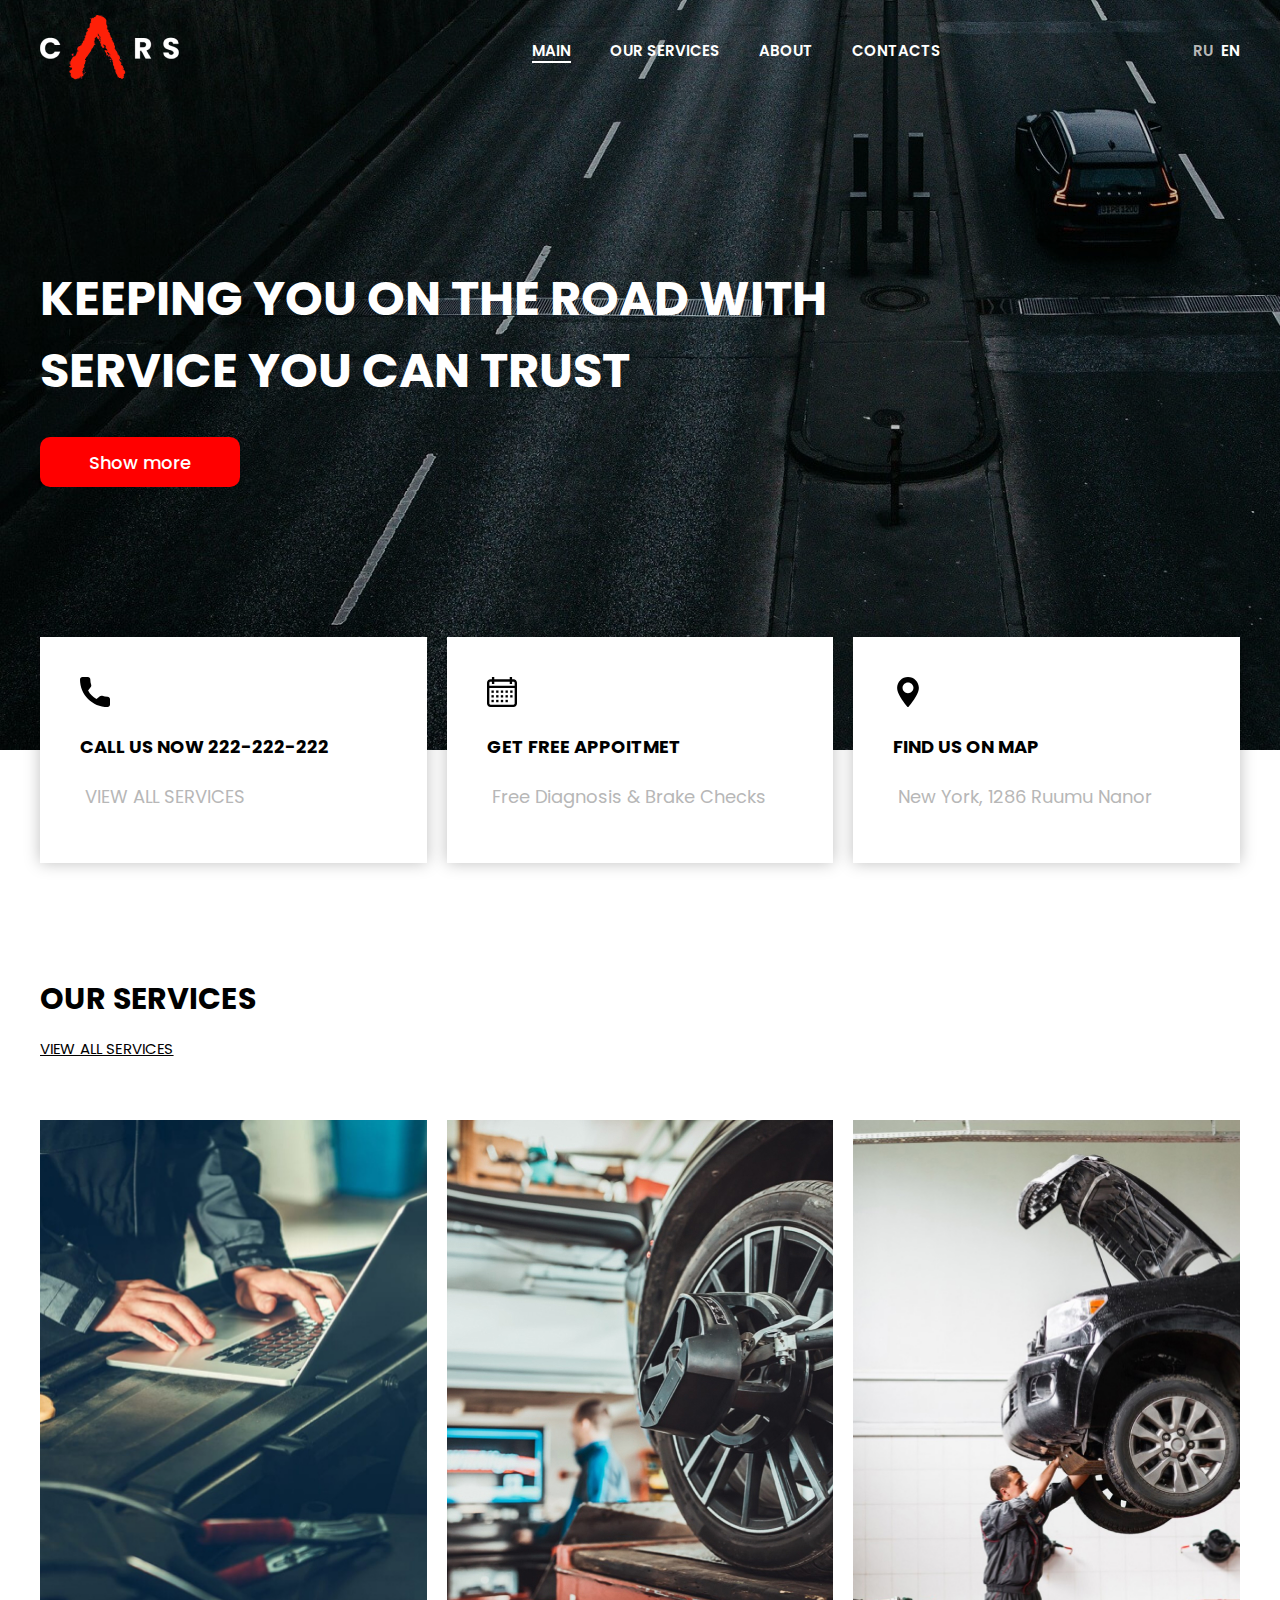
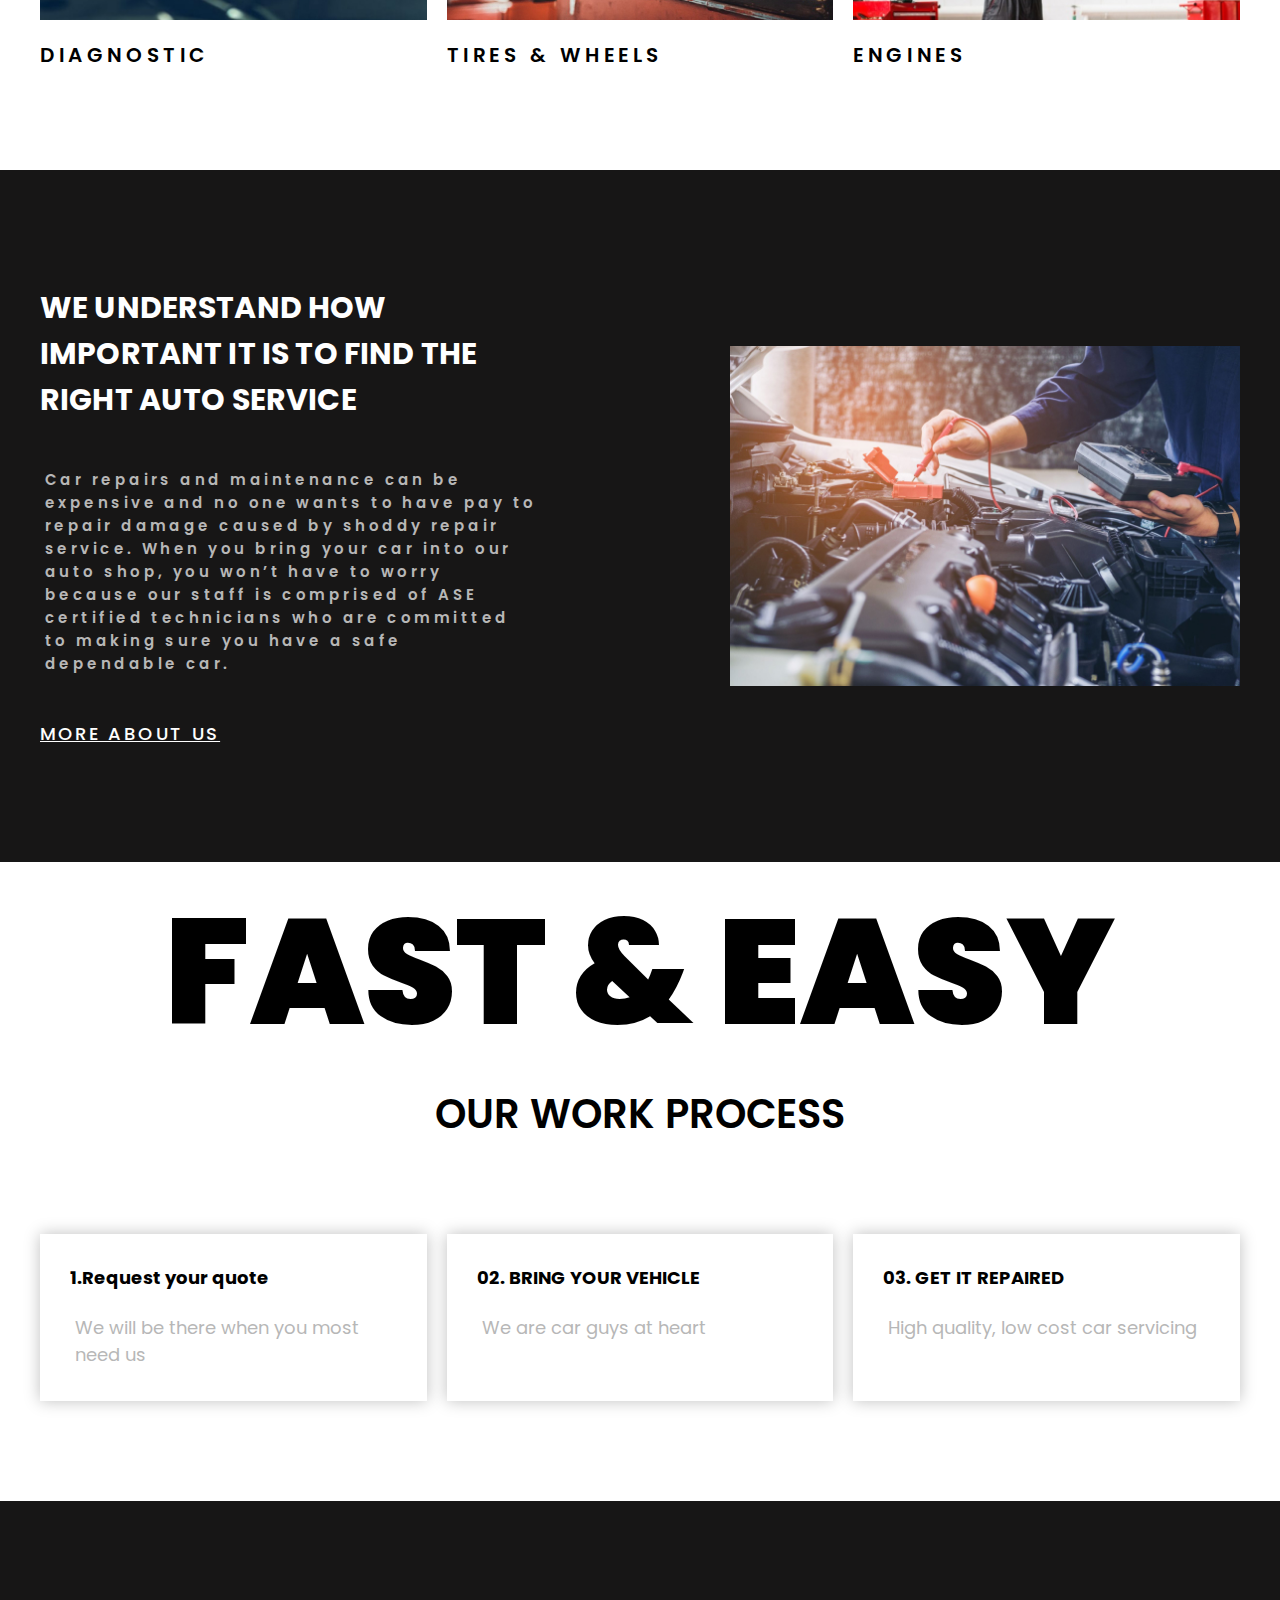
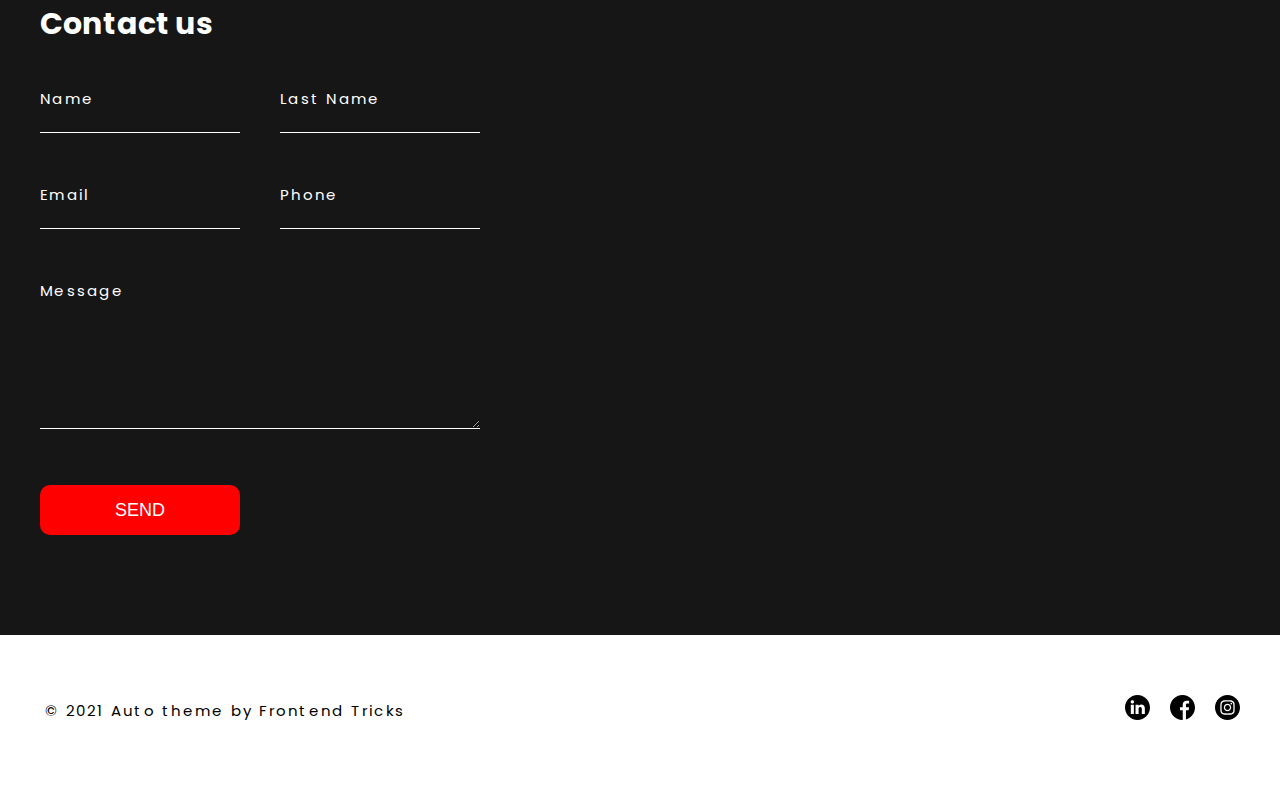
<file: index.html>
<!DOCTYPE html>
<html lang="en">
<head>
	<meta charset="UTF-8">
	<meta name="viewport"
							 content="width=device-width, initial-scale=1">
<meta content='true' name='HandheldFriendly'/>
<meta content='width' name='MobileOptimized'/>
<meta content='yes' name='apple-mobile-web-app-capable'/>
	<meta http-equiv="X-UA-Compatible" content="IE=edge">
	<meta name="viewport" content="width=device-width, initial-scale=1.0">
	<title>Easy-Fast</title>
	<link rel ="stylesheet" href="css/style.css">
	<link rel="stylesheet" href="css/width.css">

</head>
<body> 
<header class="header">
	<div class="container">
		<div class="header__wrapper">
			<div class="heade__block">
				<a href ="https://t.me/creamy_228" class="header__logo">
					<img src="img/logo.png">
				</a>
			</div>
		
		<!-- header__logo -->
	

			<nav>
				<a href="https://t.me/creamy_228" class="nav__link active">Main</a>
				<a href="https://t.me/creamy_228" class="nav__link">Our services</a>
				<a href="https://t.me/creamy_228" class="nav__link">About</a>
				<a href="https://t.me/creamy_228" class="nav__link">Contacts</a>
			</nav>
			<div class="header__block">
				<div class="header_lng">
					<a href="#" class="header_lng-link">RU</a>
					<a href="#" class="header_lng-link active">EN</a>
				</div>
			</div>
		</div>
		<!--header__wraper -->
	</div>
	<!-- container -->
</header>
<section class="intro" style="background-image:url('img/intro_bg.jpg') ;">
	<div class="container">
		<div class="intro__content">
			<div class="intro__block">
				<h1 class="intro__titel">KEEPING YOU ON THE ROAD WITH SERVICE YOU CAN TRUST</h1>
				<a href="https://t.me/creamy_228" class="btn">Show more</a>
			</div>
		</div>
	</div>
</section>
<section class="info">
	<div class="container">
		<div class="wrapper">
			<div class="block">
				<div class="info__item">
					<div class="info__img">
						<img src="img/phone.svg" alt="">
					</div>
					<h4 class="info__title">
							CALL US NOW 222-222-222
					</h4>
					<p class="info__text">
						VIEW ALL SERVICES
						</p>
					</div>
					
				</div>
				<!-- info block -->
				<div class="block">
					<div class="info__item">
						<div class="info__img">
							<img src="img/calendar.svg" alt="">
						</div>
						<h4 class="info__title">
							GET FREE APPOITMET
						</h4>
						<p class="info__text">
							Free Diagnosis & Brake Checks
							</p>
						</div>
						
					</div>
					<!-- info block -->
					<div class="block">
						<div class="info__item">
							<div class="info__img">
								<img src="img/pin.svg" alt="">
							</div>
							<h4 class="info__title">
								FIND US ON MAP
							</h4>
							<p class="info__text">
								New York, 1286 Ruumu Nanor
								</p>
							</div>
							
						</div>
						<!-- info block -->
			</div>
<!-- info wrapper -->
		</div>
		<!-- info container -->
	</div>

</section>

<section class="section">
	<div class="container">
		<h2 class="block__title">
OUR SERVICES
		</h2>
		<a href="#" class="block__link">VIEW ALL SERVICES</a>
			<div class="wrapper">
				<div class="block">
					<a href="#" class =" survices__item">
						<div class="survices__content" style="background-image:url('/img/diagnostic.jpg') ;">
							<div class="survices__content-item">
								<div class="survices__img">
									<img src="img/plus.svg" all="">
								</div>
								<p class="survices__text">ANNUAL CHECKUPS FROM YOUR PHYSICIAN KEEP YOU IN GOOD HEALTH</p>
						</div>
					</div>
						<h3 class="survices__title">
							DIAGNOSTIC
						</h3>
					</a>
				</div>
				<div class="block">
					<a href="#" class =" survices__item">
						<div class="survices__content" style="background-image:url('/img/tires.jpg') ;">
							<div class="survices__content-item">
								<div class="survices__img">
									<img src="img/plus.svg" all="">
								</div>
								<p class="survices__text">ANNUAL CHECKUPS FROM YOUR PHYSICIAN KEEP YOU IN GOOD HEALTH</p>
						</div>
					</div>
						<h3 class="survices__title">
							TIRES & WHEELS
						</h3>
					</a>
				</div>
				<div class="block">
					<a href="#" class =" survices__item">
						<div class="survices__content" style="background-image:url('/img/engine.jpg') ;">
							<div class="survices__content-item">
								<div class="survices__img">
									<img src="img/plus.svg" all="">
								</div>
								<p class="survices__text">ANNUAL CHECKUPS FROM YOUR PHYSICIAN KEEP YOU IN GOOD HEALTH</p>
						</div>
					</div>
						<h3 class="survices__title">
							ENGINES
						</h3>
					</a>
				</div>
			</div>
	</div>

</section>
<section class="about">
	<div class="container">
		<div class="about__wrapper">
			<div class="about__block">
				<h2 class="block__title text-white">
					WE UNDERSTAND HOW IMPORTANT IT IS TO FIND THE RIGHT AUTO SERVICE
				</h2>
				<p class="about__text">
					Car repairs and maintenance can be expensive and no one
					 wants to have pay to repair damage caused by shoddy
					  repair service. When you bring your car into our auto 
						shop, you won’t have to worry because our staff is 
						comprised of ASE certified technicians who are committed
						 to making sure you have a safe dependable car.
				</p>
				<a href="#" class="about__link">
					MORE ABOUT US
				</a>
			</div>
			<img src="/img/about_img.jpg" class="about__img">
		</div>
	</div>
</section>
<section class="section">
	<div class="container">
		<div class="proces">
			<h2 class="proces__title">
				FAST & EASY
			</h2>
			<h3 class = "proces__subtitle">
				our work process
			</h3>
			<div class="wrapper">
				<div class="block">
					<div class="proces_item">
						<h4 class="info__title">
							1.Request your quote
						</h4>
						<p class="info__text">
							We will be there when you most need us
						</p>
					</div>
				</div>
				<div class="block">
					<div class="proces_item">
						<h4 class="info__title">
							02. BRING YOUR VEHICLE
						</h4>
						<p class="info__text">
							We are car guys at heart
						</p>
				</div>
				</div>
				<div class="block">
					<div class="proces_item">
						<h4 class="info__title">
							03. GET IT REPAIRED
						</h4>
						<p class="info__text">
							High quality, low cost car servicing
						</p>
					</div>
				</div>
			</div>
		</div>
	</div>
</section>
<section class="contacts">
	<div class="container">
		<h2 class="block__title text-white">Contact us</h2>
		<form class="contacts__form" action="">
			<div class="form__row">
				<div class="form__group">
					<input type="text" class="input" placeholder=" ">
					<label for="" class="label">Name</label>
				</div>
				<div class="form__group">
					<input type="text" class="input" placeholder=" ">
					<label for="" class="label"> Last Name</label>
				</div>
			</div>
			<div class="form__row">
				<div class="form__group">
					<input type="email" class="input" placeholder=" ">
					<label for="" class="label">Email</label>
				</div>
				<div class="form__group">
					<input type="tel" class="input" placeholder=" ">
					<label for="" class="label">Phone</label>
				</div>
			</div>
			<div class="form__row">
				<div class="form__group">
					<textarea class="textarea" placeholder=" " name=""></textarea>
				<label for="" class="label">Message</label>
				</div>
			</div>
			<button type="submit" class="btn text-upper">Send</button>
		</form>
	</div>
</section>

<footer class="footer">
	<div class="container">
		<div class="footer_wrapper">
			<p class="copyright">© 2021 Auto theme by Frontend Tricks
			</p>
			<div class="footer_soc">
				<a href="#" class="footer__soc-link">
					<img src="img/linkedin.svg" alt="">
				</a>
				<a href="#" class="footer__soc-link">
					<img src="img/facebook.svg" alt="">
				</a>
				<a href="http://instagram.com" target="_blank" class="footer__soc-link">
					<img src="img/instagram.svg"  alt="">
				</a>

			</div>
		</div>
	</div>

</footer>

</body>
</html>
</file>
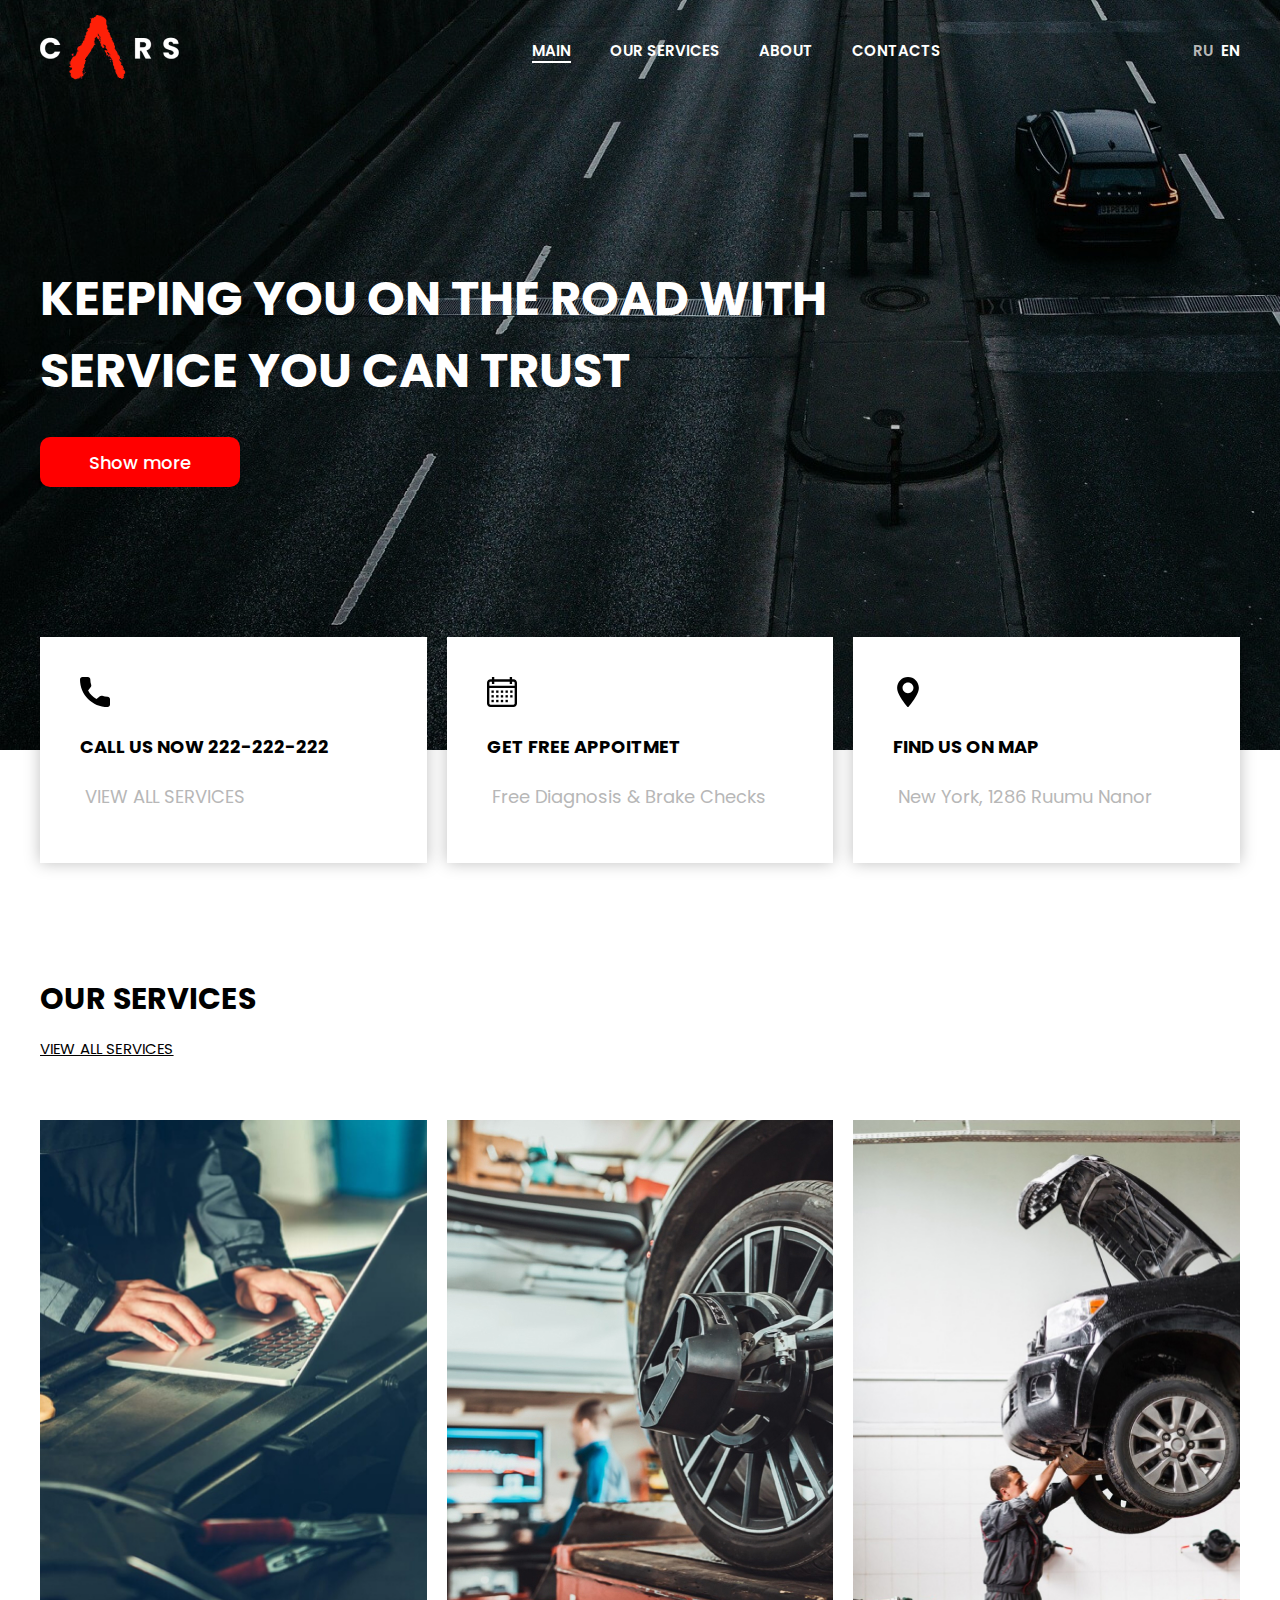
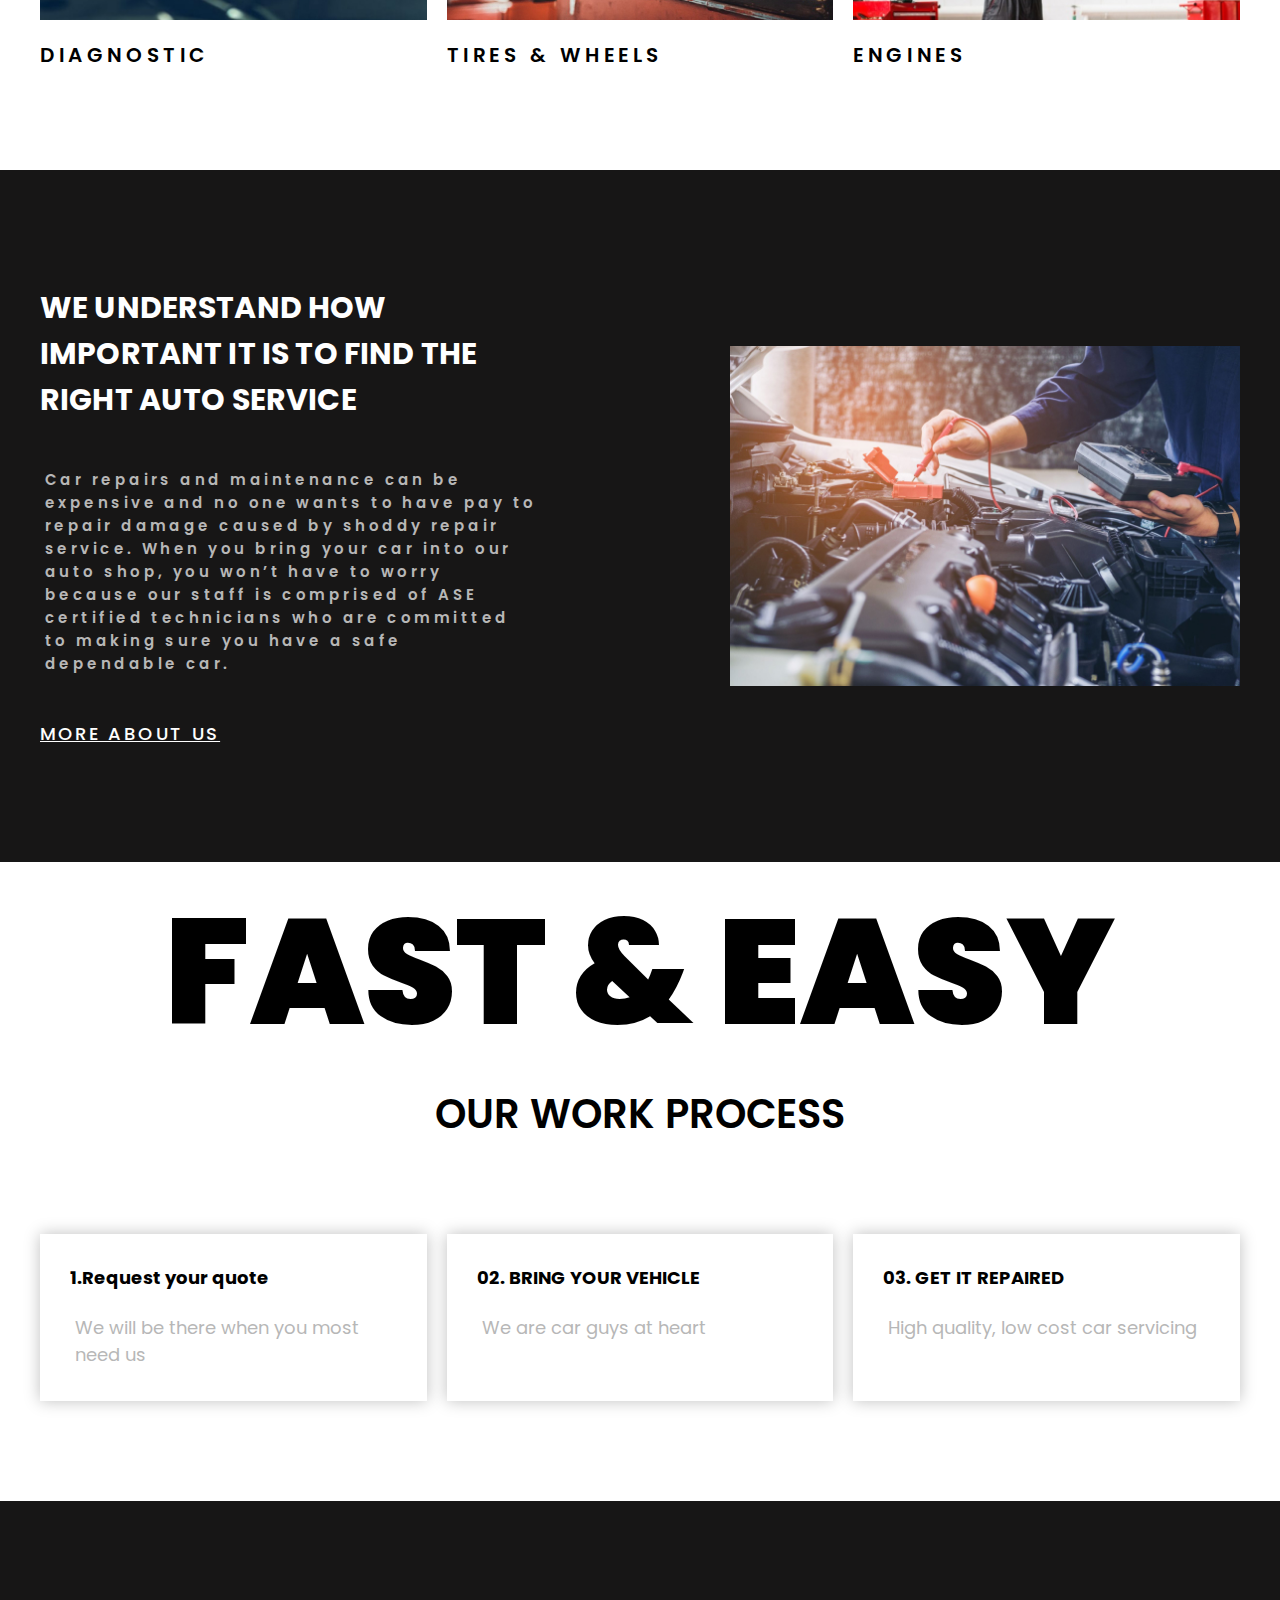
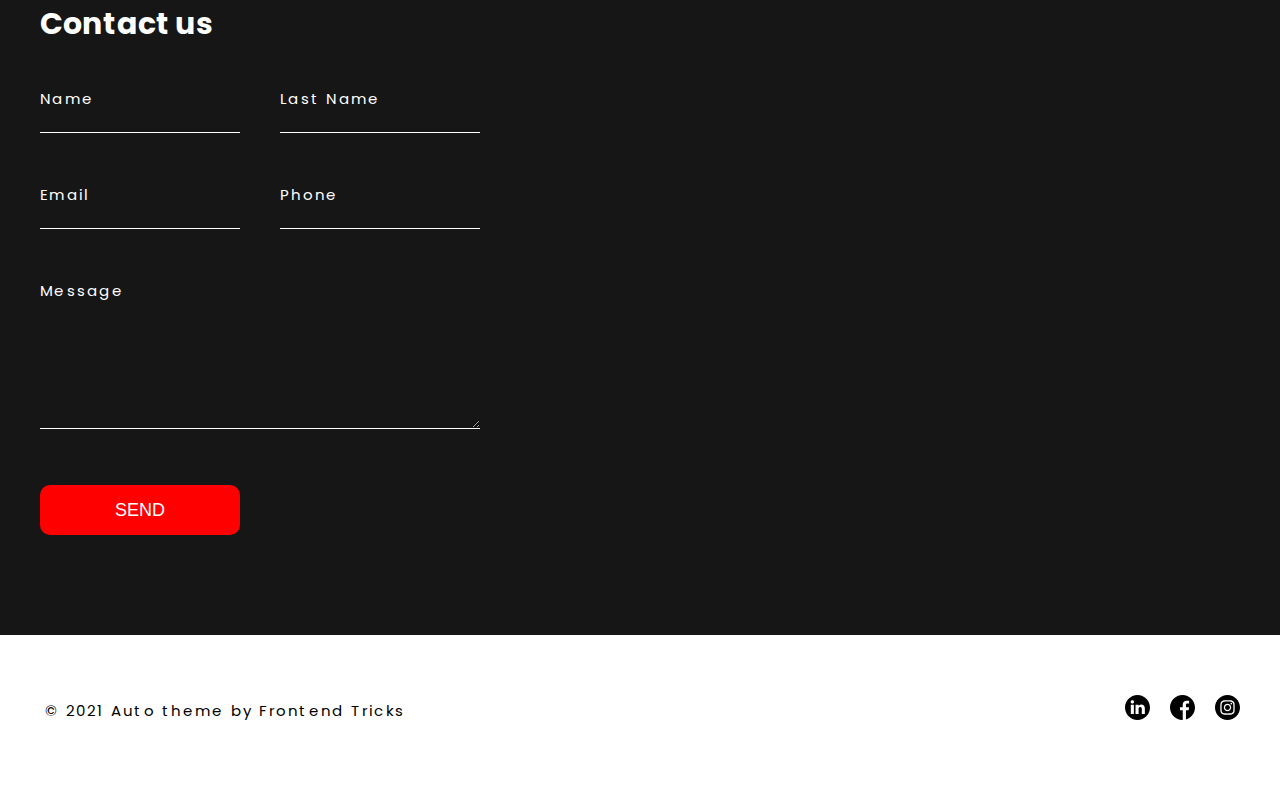
<file: img/index.html>
<!DOCTYPE html>
<html lang="en">
<head>
	<meta charset="UTF-8">
	<meta name="viewport"
							 content="width=device-width, initial-scale=1">
<meta content='true' name='HandheldFriendly'/>
<meta content='width' name='MobileOptimized'/>
<meta content='yes' name='apple-mobile-web-app-capable'/>
	<meta http-equiv="X-UA-Compatible" content="IE=edge">
	<meta name="viewport" content="width=device-width, initial-scale=1.0">
	<title>Easy-Fast</title>
	<link rel ="stylesheet" href="css/style.css">
	<link rel="stylesheet" href="css/width.css">

</head>
<body> 
<header class="header">
	<div class="container">
		<div class="header__wrapper">
			<div class="heade__block">
				<a href ="https://t.me/creamy_228" class="header__logo">
					<img src="img/logo.png">
				</a>
			</div>
		
		<!-- header__logo -->
	

			<nav>
				<a href="https://t.me/creamy_228" class="nav__link active">Main</a>
				<a href="https://t.me/creamy_228" class="nav__link">Our services</a>
				<a href="https://t.me/creamy_228" class="nav__link">About</a>
				<a href="https://t.me/creamy_228" class="nav__link">Contacts</a>
			</nav>
			<div class="header__block">
				<div class="header_lng">
					<a href="#" class="header_lng-link">RU</a>
					<a href="#" class="header_lng-link active">EN</a>
				</div>
			</div>
		</div>
		<!--header__wraper -->
	</div>
	<!-- container -->
</header>
<section class="intro" style="background-image:url('img/intro_bg.jpg') ;">
	<div class="container">
		<div class="intro__content">
			<div class="intro__block">
				<h1 class="intro__titel">KEEPING YOU ON THE ROAD WITH SERVICE YOU CAN TRUST</h1>
				<a href="https://t.me/creamy_228" class="btn">Show more</a>
			</div>
		</div>
	</div>
</section>
<section class="info">
	<div class="container">
		<div class="wrapper">
			<div class="block">
				<div class="info__item">
					<div class="info__img">
						<img src="img/phone.svg" alt="">
					</div>
					<h4 class="info__title">
							CALL US NOW 222-222-222
					</h4>
					<p class="info__text">
						VIEW ALL SERVICES
						</p>
					</div>
					
				</div>
				<!-- info block -->
				<div class="block">
					<div class="info__item">
						<div class="info__img">
							<img src="img/calendar.svg" alt="">
						</div>
						<h4 class="info__title">
							GET FREE APPOITMET
						</h4>
						<p class="info__text">
							Free Diagnosis & Brake Checks
							</p>
						</div>
						
					</div>
					<!-- info block -->
					<div class="block">
						<div class="info__item">
							<div class="info__img">
								<img src="img/pin.svg" alt="">
							</div>
							<h4 class="info__title">
								FIND US ON MAP
							</h4>
							<p class="info__text">
								New York, 1286 Ruumu Nanor
								</p>
							</div>
							
						</div>
						<!-- info block -->
			</div>
<!-- info wrapper -->
		</div>
		<!-- info container -->
	</div>

</section>

<section class="section">
	<div class="container">
		<h2 class="block__title">
OUR SERVICES
		</h2>
		<a href="#" class="block__link">VIEW ALL SERVICES</a>
			<div class="wrapper">
				<div class="block">
					<a href="#" class =" survices__item">
						<div class="survices__content" style="background-image:url('img/diagnostic.jpg') ;">
							<div class="survices__content-item">
								<div class="survices__img">
									<img src="img/plus.svg" all="">
								</div>
								<p class="survices__text">ANNUAL CHECKUPS FROM YOUR PHYSICIAN KEEP YOU IN GOOD HEALTH</p>
						</div>
					</div>
						<h3 class="survices__title">
							DIAGNOSTIC
						</h3>
					</a>
				</div>
				<div class="block">
					<a href="#" class =" survices__item">
						<div class="survices__content" style="background-image:url('img/tires.jpg') ;">
							<div class="survices__content-item">
								<div class="survices__img">
									<img src="img/plus.svg" all="">
								</div>
								<p class="survices__text">ANNUAL CHECKUPS FROM YOUR PHYSICIAN KEEP YOU IN GOOD HEALTH</p>
						</div>
					</div>
						<h3 class="survices__title">
							TIRES & WHEELS
						</h3>
					</a>
				</div>
				<div class="block">
					<a href="#" class =" survices__item">
						<div class="survices__content" style="background-image:url('img/engine.jpg') ;">
							<div class="survices__content-item">
								<div class="survices__img">
									<img src="img/plus.svg" all="">
								</div>
								<p class="survices__text">ANNUAL CHECKUPS FROM YOUR PHYSICIAN KEEP YOU IN GOOD HEALTH</p>
						</div>
					</div>
						<h3 class="survices__title">
							ENGINES
						</h3>
					</a>
				</div>
			</div>
	</div>

</section>
<section class="about">
	<div class="container">
		<div class="about__wrapper">
			<div class="about__block">
				<h2 class="block__title text-white">
					WE UNDERSTAND HOW IMPORTANT IT IS TO FIND THE RIGHT AUTO SERVICE
				</h2>
				<p class="about__text">
					Car repairs and maintenance can be expensive and no one
					 wants to have pay to repair damage caused by shoddy
					  repair service. When you bring your car into our auto 
						shop, you won’t have to worry because our staff is 
						comprised of ASE certified technicians who are committed
						 to making sure you have a safe dependable car.
				</p>
				<a href="#" class="about__link">
					MORE ABOUT US
				</a>
			</div>
			<img src="img/about_img.jpg" class="about__img">
		</div>
	</div>
</section>
<section class="section">
	<div class="container">
		<div class="proces">
			<h2 class="proces__title">
				FAST & EASY
			</h2>
			<h3 class = "proces__subtitle">
				our work process
			</h3>
			<div class="wrapper">
				<div class="block">
					<div class="proces_item">
						<h4 class="info__title">
							1.Request your quote
						</h4>
						<p class="info__text">
							We will be there when you most need us
						</p>
					</div>
				</div>
				<div class="block">
					<div class="proces_item">
						<h4 class="info__title">
							02. BRING YOUR VEHICLE
						</h4>
						<p class="info__text">
							We are car guys at heart
						</p>
				</div>
				</div>
				<div class="block">
					<div class="proces_item">
						<h4 class="info__title">
							03. GET IT REPAIRED
						</h4>
						<p class="info__text">
							High quality, low cost car servicing
						</p>
					</div>
				</div>
			</div>
		</div>
	</div>
</section>
<section class="contacts">
	<div class="container">
		<h2 class="block__title text-white">Contact us</h2>
		<form class="contacts__form" action="">
			<div class="form__row">
				<div class="form__group">
					<input type="text" class="input" placeholder=" ">
					<label for="" class="label">Name</label>
				</div>
				<div class="form__group">
					<input type="text" class="input" placeholder=" ">
					<label for="" class="label"> Last Name</label>
				</div>
			</div>
			<div class="form__row">
				<div class="form__group">
					<input type="email" class="input" placeholder=" ">
					<label for="" class="label">Email</label>
				</div>
				<div class="form__group">
					<input type="tel" class="input" placeholder=" ">
					<label for="" class="label">Phone</label>
				</div>
			</div>
			<div class="form__row">
				<div class="form__group">
					<textarea class="textarea" placeholder=" " name=""></textarea>
				<label for="" class="label">Message</label>
				</div>
			</div>
			<button type="submit" class="btn text-upper">Send</button>
		</form>
	</div>
</section>

<footer class="footer">
	<div class="container">
		<div class="footer_wrapper">
			<p class="copyright">© 2021 Auto theme by Frontend Tricks
			</p>
			<div class="footer_soc">
				<a href="#" class="footer__soc-link">
					<img src="img/linkedin.svg" alt="">
				</a>
				<a href="#" class="footer__soc-link">
					<img src="img/facebook.svg" alt="">
				</a>
				<a href="http://instagram.com" target="_blank" class="footer__soc-link">
					<img src="img/instagram.svg"  alt="">
				</a>

			</div>
		</div>
	</div>

</footer>

</body>
</html>
</file>
<file: css/style.css>
@import url('https://fonts.googleapis.com/css2?family=Poppins:wght@400;600;700;900&display=swap');

*,*::before,*::after{
	box-sizing:border-box;
}

body{
margin: 0;
font-family: 'Poppins', sans-serif;
font-size: 15px;

}
.container{
	max-width: 1230px;
	width: 100%;
	padding: 0 15px;
	margin: 0 auto;
}
h1,h2,h3,h4,h5,h6{
	margin: 0;
	padding: 0;
}
p{
	padding: 5px;
}
.btn{
	height: 50px;
	align-items: center;
	justify-content: center;
	display: inline-flex;
	color: #fff;
	text-decoration: none;
	font-size: 18px;
	font-weight: 500;
	background-color: red;
	min-width: 200px;
	padding: 0 15px;
	border-radius: 10px;
	cursor: pointer;
	transition: background-color .2s ease;
	outline: 0;
	border: 0;
}
.btn:hover{
	background-color: rgb(129, 21, 21);

}
.header{
	width: 100%;
	position: absolute;
	top: 0;
	left:0;
	z-index: 3;
}
.header__wrapper{
	height: 100px;
	display: flex;
	justify-content: space-between;
	align-items: center;
}
.heade__block{
	width: 20%;
}
.header__logo img {
	height: 65px;
}
.header__logo{
	display: inline-block;
}
.heade__block:last-child{
	text-align: right;
}
.nav{
display: flex;
}
.nav__link{
	margin-right: 35px;
	text-decoration: none;
	color: white;
	text-transform: uppercase;
	font-weight:600;
	position: relative;
}
.nav__link:after{
	width: 100%;
	height: 2px;
	background-color: #fff;
	position: absolute;
	top: 100%;
	left: 0;
	content: '';
	opacity:0;
	transition: .2s ease;
}
.nav__link:last-child{
	margin-right: 0;
}
.nav__link:hover:after {
	opacity: 1;
}
.nav__link.active:after{
opacity: 1;
}
.header_lng{
display: flex;
justify-content: flex-end;
}

.header_lng-link{
	margin-right:8px;
	color: #B7B7B7;
	text-transform: uppercase;
	font-weight: 600;
	text-decoration: none;
	transition: color .2s ease;
}
.header_lng-link:last-child{
	margin-right: 0;

}
.header_lng-link:hover{
	color: #fff;
}
.header_lng-link.active{
	color:#fff
}
/* header end */

/* intro start */

.intro{
	background-repeat:  no-repeat;
position: relative;
box-sizing: cover;
}
.intro::after{
	width: 100%;
	height: 100%;
	position: absolute;
	top: 0;
	left: 0;
	background-color: #000;
	opacity: .2;
	content: ''

}
.intro__content{
	height: 750px;
	display: flex;
	align-items: center;
	position: relative;
	z-index: 2;
}
.intro__titel{
	margin-bottom: 30px;
	max-width: 790px;
	font-size: 48px;
	font-weight: 700;
	color: #fff;
	line-height: 1.5;
}
/* intro end */
.section{
	margin-bottom: 100px;
}
/* info start */
.info{

transform: translateY(-50%);

}


.info__item{
	padding: 40px 40px 30px ;
background-color: #fff;
box-shadow: 0px 0px 15px rgba(0, 0, 0, 0.25);

}
.info__img{
	margin-bottom: 20px;
}
.info__img img{
	height: 30px;
}
.info__title{
	margin-bottom: 10px;
font-size: 18px;
letter-spacing: 0w.15em;
}
.info__text{
font-size: 18px;
color:#B7B7B7;
}

/*  info end*/
/* start */
.block__title{
	margin-bottom: 15px;
	font-size: 30px;
	letter-spacing:  0.15px;
}
.block__title.text-white{
	color: #fff;
}
.block__link{
	margin-bottom: 60px;
	letter-spacing: 0.15px;
	color:#000;
	display:inline-block;

}
.block__link:hover{
	text-decoration: none;
}

.wrapper{
	display: flex;
	margin: 0 -10px;

}
.block{
	width: 33.33%;
padding: 0 10px;
}
.text-upper{
	text-transform: uppercase;
}
/* end */


/* start */
.survices__item{
text-decoration: none;
}
.survices__item:hover .survices__content-item{
	opacity: 1;
}
.survices__item:hover .survices__content::after{
	opacity: .7;
}
.survices__content{
	margin-bottom: 20px;
height: 500px;
background-repeat: no-repeat;
background-size: cover;
position: relative;
}
.survices__content:after{
	width: 100%;
	height: 100%;
	background-color: #000;
opacity: 0;
position: absolute;
top:0;
left:0;
content:'';
transition: opacity .2s ease;

}
.survices__content-item{
position: absolute;
top:0;
left:0;
width: 100%;
height: 100%;
opacity: 0;
z-index: 2;
transition:opacity .2s ease;
}
.survices__img{
width: 100px;
height: 100px;
border-radius: 50%;
display: flex;
align-items: center;
justify-content: center;

background-color: #DB2512;
position: absolute;
top:50%;
left:50%;
transform: translate(-50%, -50%);
}
.survices__title {
font-size:20px ;
font-weight:600 ;
letter-spacing: 0.23em;
color: #000;
text-transform: uppercase;
}
.survices__text{
	max-width: 270px;
font-size: 18px;
font-weight: 600;
color: #fff;
letter-spacing: .23em;
position: absolute;
left: 30px;
bottom:20px;
text-transform: uppercase;
}
/* end */
/*  */
.about__wrapper{
display: flex;
justify-content: space-between;
align-items: center;
}
.about__block{
max-width: 505px;
}
.about{
padding: 115px 0 ;
background-color:#171616;
}
.about__text{
margin: 40px 0;
font-weight: 600;
color: #B7B7B7;
letter-spacing: .23em;
}
.about__link{
	color: #fff;
	text-transform: uppercase;
	letter-spacing: 0.15em;
	font-weight: 500;
	font-size: 18px;

}
.about__link:hover{
	text-decoration: none;
}
.about__img{
	height: 340px;
}
/*  end*/

/*start  */
.proces__title{
	font-size: 148px;
	font-weight: 900;
	text-transform: uppercase;
	text-align: center;
}
.proces__subtitle{
	font-size: 40px;
	font-weight: 600;
	text-transform: uppercase;
	letter-spacing: 0.15;
	text-align: center;
margin-bottom: 90px;
}
.proces_item{
	height: 100%;
	min-height: 150px;
	padding: 30px 30px 10px;
	background-color: #FFFFFF;
	box-shadow: 0 0 15px rgba(0,0,0,0.25);
}
/* end */
/* start */
.contacts{
	padding:100px 0;
	background-color: #171616;
}
.contacts .block__title{
	margin-bottom: 40px;
}
.contacts__form{
max-width: 440px;
}
.form__row{
display: flex;
margin:0 -20px;
margin-bottom: 30px;
}
.form__group{
padding:20px;
flex:1;
position: relative;
}
.input{
	width: 100%;
	font-family: inherit;
	color: #fff;
	font-size: 15px;
	padding: 9 0px;
	outline: 0;
	border: 0;
	border-bottom: 1px solid #fff;
	background-color: transparent;
}
.input:focus + .label{
	transform:translateY(-11px);
	font-size:12px;
}

.input:not(:placeholder-shown) + .label {
	transform:translateY(-11px);
	font-size:12px;

}
.label{
	color: #fff;
	letter-spacing:0.15em;
	position: absolute;
	top: 0px;
	left:20px;
	pointer-events: none;
	transition:all .2s ease ;

}
.textarea{
	min-height: 130px;
	width: 100%;
	font-family: inherit;
	color: #fff;
	font-size: 15px;
	resize: vertical;
	padding: 9 0px;
	outline: 0;
	border: 0;
	border-bottom: 1px solid #fff;
	background-color: transparent;
}

.textarea:focus + .label{
	transform:translateY(-11px);
	font-size:12px;
}

.textarea:not(:placeholder-shown) + .label {
	transform:translateY(-11px);
	font-size:12px;

}



/* end */
/* start */
.footer{

}
.footer_wrapper{
	height: 150px;
	display: flex;
	align-items: center;
	justify-content:space-between;
}
.copyright{
	letter-spacing: 0.15em;
}
.footer_soc{
	display: flex;
}
.footer__soc-link{
	margin-right: 20px;
}
.footer__soc-link:last-child{
	margin-right: 0;
}
.footer__soc-link img {
height:25px
}


/*  */
</file>
<file: css/width.css>
@media (max-width:1260px) {
	.info__title{
		font-size: 16px;
	}
	.info__text{
		font-size: 14px;
	}
	.info__item{
		padding: 30px;
	}
}
@media(max-width:1080px){
.info__title{
	letter-spacing: unset;
}
.about__block{
	padding-right: 30px;
}
.survices__content{
height: 400px;
}
}
@media(max-width:992px){
.section{
	margin-bottom: 30px;
}
.header__logo img{
height: 55px;
}
.intro__titel{
font-size: 	34px;
text-align: center;
}
.intro__block{
	text-align: center;
}

.intro__content{
	height: 530px;
	justify-content: center;
}
.info__item{
	padding: 15px;
}
.survices__content{
	height: 300px;
	}

.survices__content-item{
	display: none;
}
.survices__content:after{
	display: none;
}
.about__wrapper{
	flex-direction: column;
}
.about__block{
	padding-right: 0;
	margin-bottom: 20px;
}
.about__img{
	height: auto;
	width: 100%;
}
.about__text{
	text-align: justify;
}
.about{
	padding-top: 20px;
}
.about__link{
	font-size: 14px;
}
.proces__title{
	font-size: 100px;
}
.proces__subtitle{
	margin-bottom: 20px;
}
.contacts{
	padding:30px;
}
.proces_item{
	text-align: center;
	min-height: auto;
	padding:15px 0 10px;
}
}

@media(max-width:850px){
.info{
	transform: translateY(-75px);
}
.wrapper{

	flex-wrap: wrap;

}
.block{
	width: 100%;
	padding-bottom: 20px;
}
.info__item{
	text-align: center;
}
.block__link{
	display: flex;
	justify-content: center;
}
.survices__content{
	height: 450px;
	background-position: center;
}
.block__title{
	text-align: center;
}
.contacts__form{
	margin: 0 auto;
}
.proces__title{
	font-size: 80px;
}

}




@media(max-width:768px){
	nav{
		display:none;
	}
.form__row{
	margin: 0 -10px ;
	flex-direction: column;
}

}
@media(max-width:560px){

	.header__logo{
		height: 45px;
	}
	.survices__content{
		height: 300px;
	}
	.proces__title{
		font-size: 72px;

	}
	.proces__subtitle{
		font-size: 25px;
	}
	.footer_wrapper{
height: auto;
padding: 30px 0;
flex-direction: column;
}
.copyright{
	margin-bottom: 20px;
}
.info__title{
	font-size: 24px;
}
}
@media(max-width:460px){
	.info__title{
		font-size: 26px;
	}
.block__title{
font-size: 24px;
}
.proces__title{
	font-size: 40px;
}
.proces__subtitle{
	font-size: 18px;
}
.copyright{
	text-align: center;
}




}
@media(max-width:768px){

}
</file>
<file: img/css/style.css>
@import url('https://fonts.googleapis.com/css2?family=Poppins:wght@400;600;700;900&display=swap');

*,*::before,*::after{
	box-sizing:border-box;
}

body{
margin: 0;
font-family: 'Poppins', sans-serif;
font-size: 15px;

}
.container{
	max-width: 1230px;
	width: 100%;
	padding: 0 15px;
	margin: 0 auto;
}
h1,h2,h3,h4,h5,h6{
	margin: 0;
	padding: 0;
}
p{
	padding: 5px;
}
.btn{
	height: 50px;
	align-items: center;
	justify-content: center;
	display: inline-flex;
	color: #fff;
	text-decoration: none;
	font-size: 18px;
	font-weight: 500;
	background-color: red;
	min-width: 200px;
	padding: 0 15px;
	border-radius: 10px;
	cursor: pointer;
	transition: background-color .2s ease;
	outline: 0;
	border: 0;
}
.btn:hover{
	background-color: rgb(129, 21, 21);

}
.header{
	width: 100%;
	position: absolute;
	top: 0;
	left:0;
	z-index: 3;
}
.header__wrapper{
	height: 100px;
	display: flex;
	justify-content: space-between;
	align-items: center;
}
.heade__block{
	width: 20%;
}
.header__logo img {
	height: 65px;
}
.header__logo{
	display: inline-block;
}
.heade__block:last-child{
	text-align: right;
}
.nav{
display: flex;
}
.nav__link{
	margin-right: 35px;
	text-decoration: none;
	color: white;
	text-transform: uppercase;
	font-weight:600;
	position: relative;
}
.nav__link:after{
	width: 100%;
	height: 2px;
	background-color: #fff;
	position: absolute;
	top: 100%;
	left: 0;
	content: '';
	opacity:0;
	transition: .2s ease;
}
.nav__link:last-child{
	margin-right: 0;
}
.nav__link:hover:after {
	opacity: 1;
}
.nav__link.active:after{
opacity: 1;
}
.header_lng{
display: flex;
justify-content: flex-end;
}

.header_lng-link{
	margin-right:8px;
	color: #B7B7B7;
	text-transform: uppercase;
	font-weight: 600;
	text-decoration: none;
	transition: color .2s ease;
}
.header_lng-link:last-child{
	margin-right: 0;

}
.header_lng-link:hover{
	color: #fff;
}
.header_lng-link.active{
	color:#fff
}
/* header end */

/* intro start */

.intro{
	background-repeat:  no-repeat;
position: relative;
box-sizing: cover;
}
.intro::after{
	width: 100%;
	height: 100%;
	position: absolute;
	top: 0;
	left: 0;
	background-color: #000;
	opacity: .2;
	content: ''

}
.intro__content{
	height: 750px;
	display: flex;
	align-items: center;
	position: relative;
	z-index: 2;
}
.intro__titel{
	margin-bottom: 30px;
	max-width: 790px;
	font-size: 48px;
	font-weight: 700;
	color: #fff;
	line-height: 1.5;
}
/* intro end */
.section{
	margin-bottom: 100px;
}
/* info start */
.info{

transform: translateY(-50%);

}


.info__item{
	padding: 40px 40px 30px ;
background-color: #fff;
box-shadow: 0px 0px 15px rgba(0, 0, 0, 0.25);

}
.info__img{
	margin-bottom: 20px;
}
.info__img img{
	height: 30px;
}
.info__title{
	margin-bottom: 10px;
font-size: 18px;
letter-spacing: 0w.15em;
}
.info__text{
font-size: 18px;
color:#B7B7B7;
}

/*  info end*/
/* start */
.block__title{
	margin-bottom: 15px;
	font-size: 30px;
	letter-spacing:  0.15px;
}
.block__title.text-white{
	color: #fff;
}
.block__link{
	margin-bottom: 60px;
	letter-spacing: 0.15px;
	color:#000;
	display:inline-block;

}
.block__link:hover{
	text-decoration: none;
}

.wrapper{
	display: flex;
	margin: 0 -10px;

}
.block{
	width: 33.33%;
padding: 0 10px;
}
.text-upper{
	text-transform: uppercase;
}
/* end */


/* start */
.survices__item{
text-decoration: none;
}
.survices__item:hover .survices__content-item{
	opacity: 1;
}
.survices__item:hover .survices__content::after{
	opacity: .7;
}
.survices__content{
	margin-bottom: 20px;
height: 500px;
background-repeat: no-repeat;
background-size: cover;
position: relative;
}
.survices__content:after{
	width: 100%;
	height: 100%;
	background-color: #000;
opacity: 0;
position: absolute;
top:0;
left:0;
content:'';
transition: opacity .2s ease;

}
.survices__content-item{
position: absolute;
top:0;
left:0;
width: 100%;
height: 100%;
opacity: 0;
z-index: 2;
transition:opacity .2s ease;
}
.survices__img{
width: 100px;
height: 100px;
border-radius: 50%;
display: flex;
align-items: center;
justify-content: center;

background-color: #DB2512;
position: absolute;
top:50%;
left:50%;
transform: translate(-50%, -50%);
}
.survices__title {
font-size:20px ;
font-weight:600 ;
letter-spacing: 0.23em;
color: #000;
text-transform: uppercase;
}
.survices__text{
	max-width: 270px;
font-size: 18px;
font-weight: 600;
color: #fff;
letter-spacing: .23em;
position: absolute;
left: 30px;
bottom:20px;
text-transform: uppercase;
}
/* end */
/*  */
.about__wrapper{
display: flex;
justify-content: space-between;
align-items: center;
}
.about__block{
max-width: 505px;
}
.about{
padding: 115px 0 ;
background-color:#171616;
}
.about__text{
margin: 40px 0;
font-weight: 600;
color: #B7B7B7;
letter-spacing: .23em;
}
.about__link{
	color: #fff;
	text-transform: uppercase;
	letter-spacing: 0.15em;
	font-weight: 500;
	font-size: 18px;

}
.about__link:hover{
	text-decoration: none;
}
.about__img{
	height: 340px;
}
/*  end*/

/*start  */
.proces__title{
	font-size: 148px;
	font-weight: 900;
	text-transform: uppercase;
	text-align: center;
}
.proces__subtitle{
	font-size: 40px;
	font-weight: 600;
	text-transform: uppercase;
	letter-spacing: 0.15;
	text-align: center;
margin-bottom: 90px;
}
.proces_item{
	height: 100%;
	min-height: 150px;
	padding: 30px 30px 10px;
	background-color: #FFFFFF;
	box-shadow: 0 0 15px rgba(0,0,0,0.25);
}
/* end */
/* start */
.contacts{
	padding:100px 0;
	background-color: #171616;
}
.contacts .block__title{
	margin-bottom: 40px;
}
.contacts__form{
max-width: 440px;
}
.form__row{
display: flex;
margin:0 -20px;
margin-bottom: 30px;
}
.form__group{
padding:20px;
flex:1;
position: relative;
}
.input{
	width: 100%;
	font-family: inherit;
	color: #fff;
	font-size: 15px;
	padding: 9 0px;
	outline: 0;
	border: 0;
	border-bottom: 1px solid #fff;
	background-color: transparent;
}
.input:focus + .label{
	transform:translateY(-11px);
	font-size:12px;
}

.input:not(:placeholder-shown) + .label {
	transform:translateY(-11px);
	font-size:12px;

}
.label{
	color: #fff;
	letter-spacing:0.15em;
	position: absolute;
	top: 0px;
	left:20px;
	pointer-events: none;
	transition:all .2s ease ;

}
.textarea{
	min-height: 130px;
	width: 100%;
	font-family: inherit;
	color: #fff;
	font-size: 15px;
	resize: vertical;
	padding: 9 0px;
	outline: 0;
	border: 0;
	border-bottom: 1px solid #fff;
	background-color: transparent;
}

.textarea:focus + .label{
	transform:translateY(-11px);
	font-size:12px;
}

.textarea:not(:placeholder-shown) + .label {
	transform:translateY(-11px);
	font-size:12px;

}



/* end */
/* start */
.footer{

}
.footer_wrapper{
	height: 150px;
	display: flex;
	align-items: center;
	justify-content:space-between;
}
.copyright{
	letter-spacing: 0.15em;
}
.footer_soc{
	display: flex;
}
.footer__soc-link{
	margin-right: 20px;
}
.footer__soc-link:last-child{
	margin-right: 0;
}
.footer__soc-link img {
height:25px
}


/*  */
</file>
<file: img/css/width.css>
@media (max-width:1260px) {
	.info__title{
		font-size: 16px;
	}
	.info__text{
		font-size: 14px;
	}
	.info__item{
		padding: 30px;
	}
}
@media(max-width:1080px){
.info__title{
	letter-spacing: unset;
}
.about__block{
	padding-right: 30px;
}
.survices__content{
height: 400px;
}
}
@media(max-width:992px){
.section{
	margin-bottom: 30px;
}
.header__logo img{
height: 55px;
}
.intro__titel{
font-size: 	34px;
text-align: center;
}
.intro__block{
	text-align: center;
}

.intro__content{
	height: 530px;
	justify-content: center;
}
.info__item{
	padding: 15px;
}
.survices__content{
	height: 300px;
	}

.survices__content-item{
	display: none;
}
.survices__content:after{
	display: none;
}
.about__wrapper{
	flex-direction: column;
}
.about__block{
	padding-right: 0;
	margin-bottom: 20px;
}
.about__img{
	height: auto;
	width: 100%;
}
.about__text{
	text-align: justify;
}
.about{
	padding-top: 20px;
}
.about__link{
	font-size: 14px;
}
.proces__title{
	font-size: 100px;
}
.proces__subtitle{
	margin-bottom: 20px;
}
.contacts{
	padding:30px;
}
.proces_item{
	text-align: center;
	min-height: auto;
	padding:15px 0 10px;
}
}

@media(max-width:850px){
.info{
	transform: translateY(-75px);
}
.wrapper{

	flex-wrap: wrap;

}
.block{
	width: 100%;
	padding-bottom: 20px;
}
.info__item{
	text-align: center;
}
.block__link{
	display: flex;
	justify-content: center;
}
.survices__content{
	height: 450px;
	background-position: center;
}
.block__title{
	text-align: center;
}
.contacts__form{
	margin: 0 auto;
}
.proces__title{
	font-size: 80px;
}

}




@media(max-width:768px){
	nav{
		display:none;
	}
.form__row{
	margin: 0 -10px ;
	flex-direction: column;
}

}
@media(max-width:560px){

	.header__logo{
		height: 45px;
	}
	.survices__content{
		height: 300px;
	}
	.proces__title{
		font-size: 72px;

	}
	.proces__subtitle{
		font-size: 25px;
	}
	.footer_wrapper{
height: auto;
padding: 30px 0;
flex-direction: column;
}
.copyright{
	margin-bottom: 20px;
}
.info__title{
	font-size: 24px;
}
}
@media(max-width:460px){
	.info__title{
		font-size: 26px;
	}
.block__title{
font-size: 24px;
}
.proces__title{
	font-size: 40px;
}
.proces__subtitle{
	font-size: 18px;
}
.copyright{
	text-align: center;
}




}
@media(max-width:768px){

}
</file>
